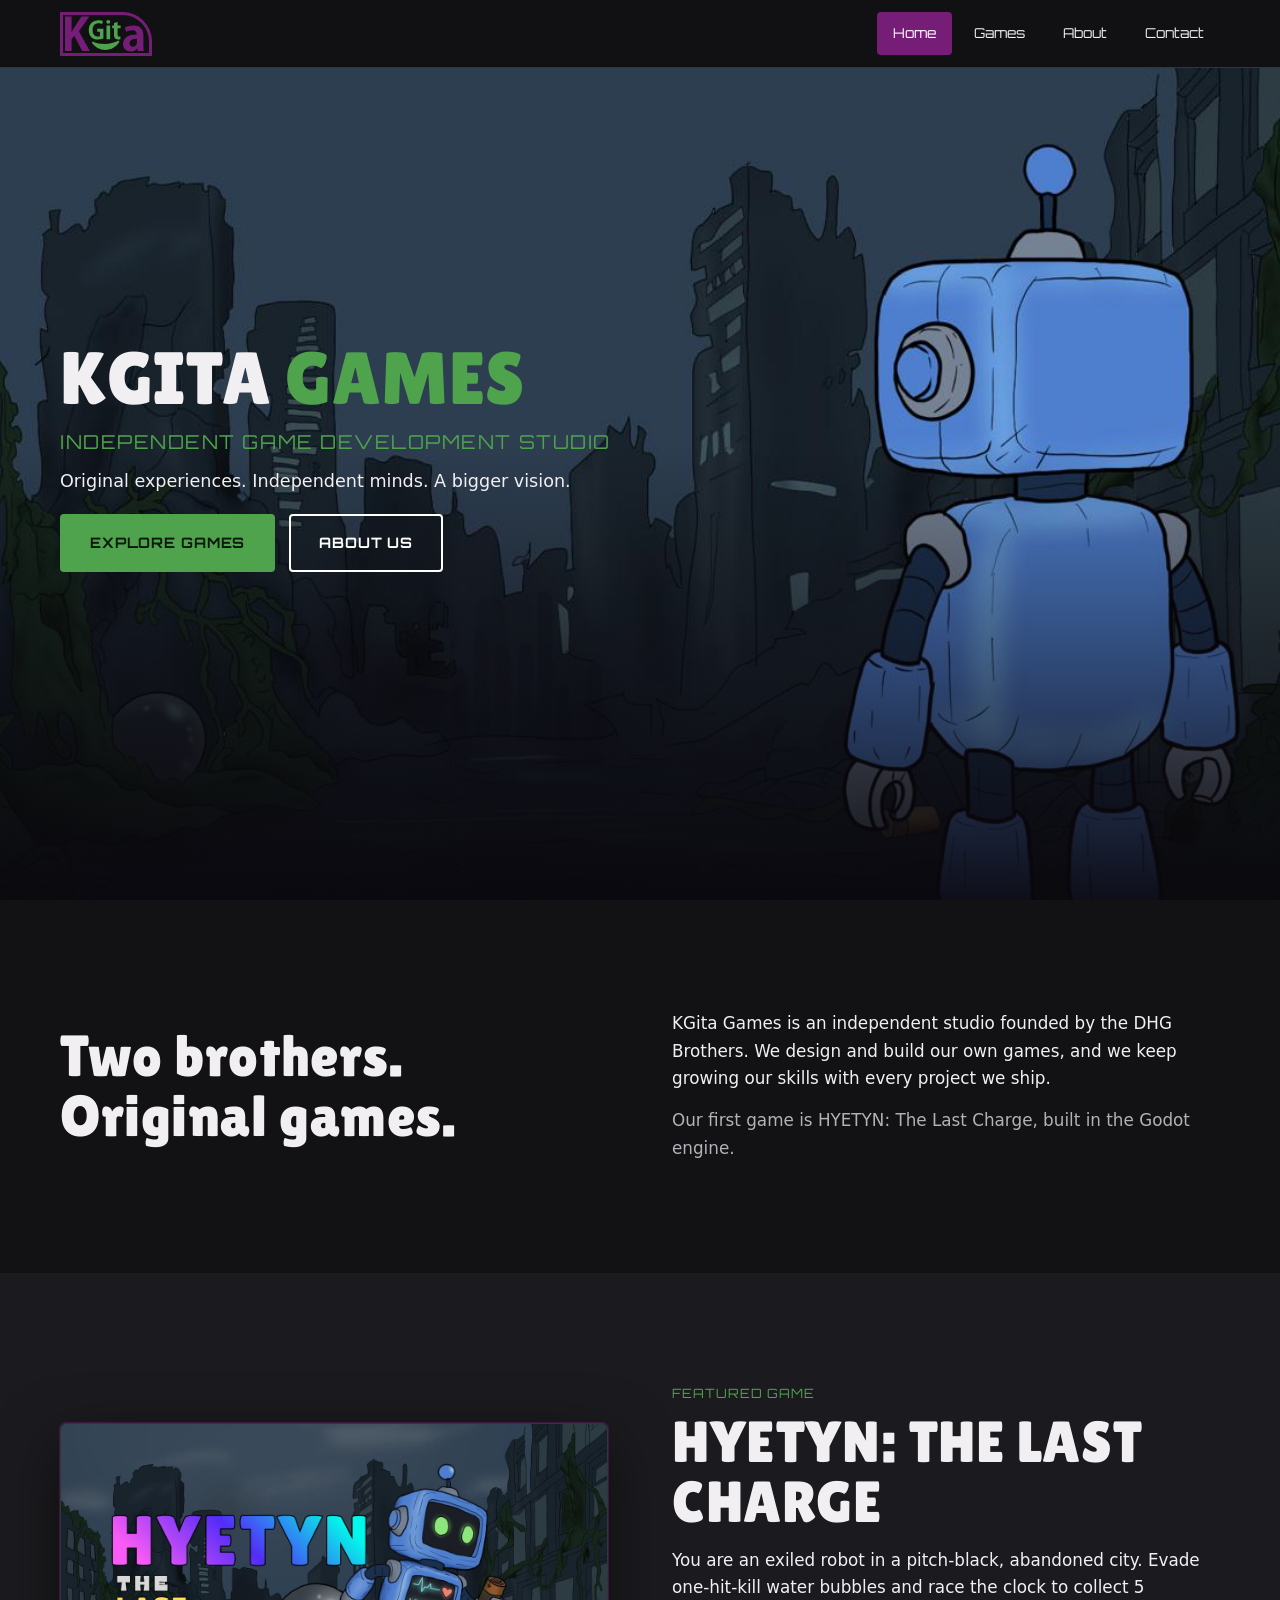
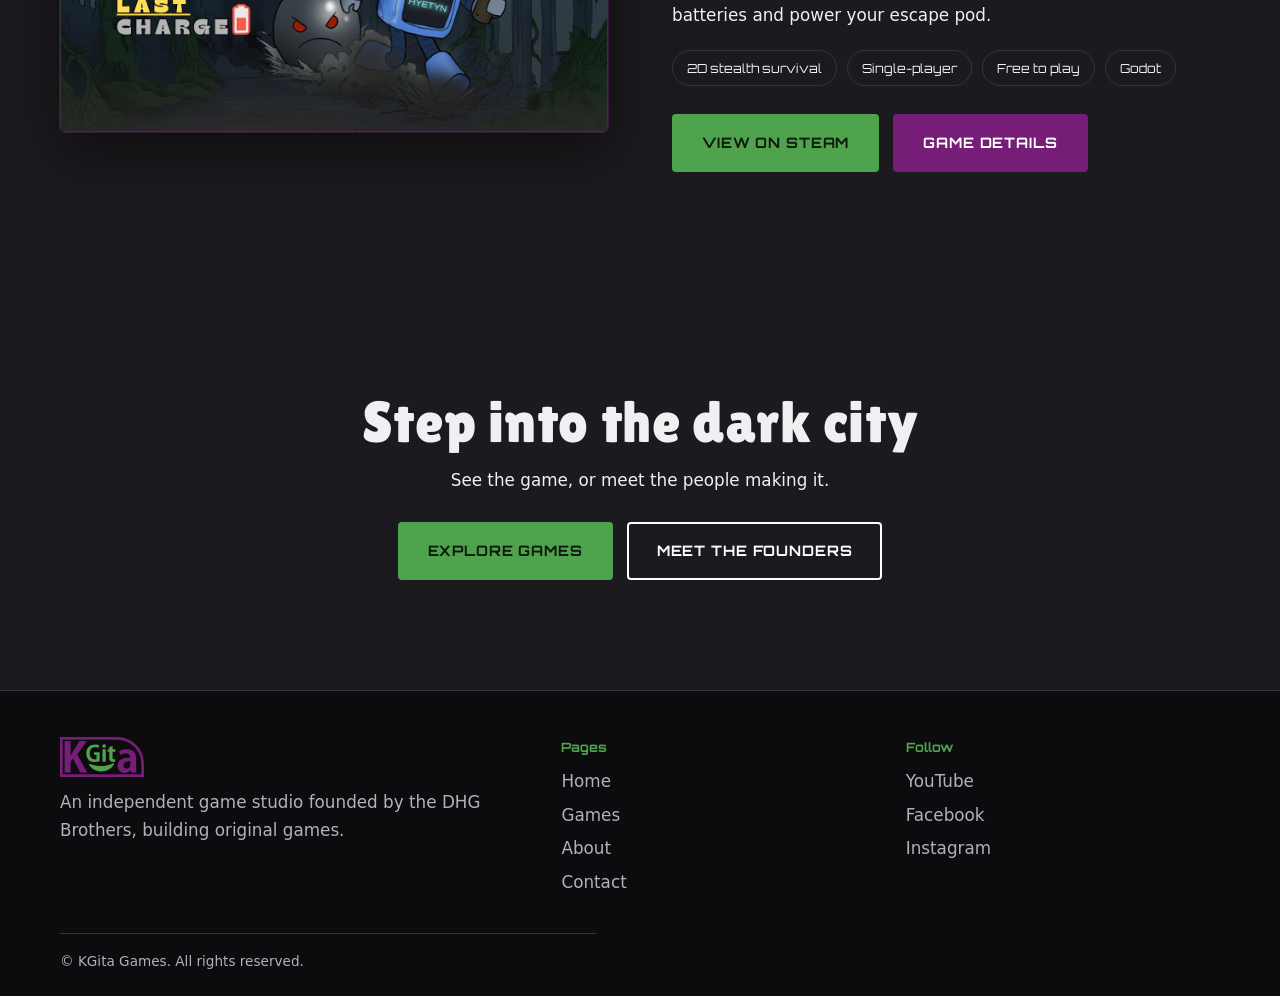
<file: index.html>
<!DOCTYPE html>
<html lang="en">

<head>
    <meta charset="utf-8">
    <meta name="viewport" content="width=device-width,initial-scale=1">
    <title>KGita Games | Independent Game Development Studio</title>
    <meta name="description"
        content="Independent game studio founded by the DHG Brothers, creators of HYETYN: The Last Charge.">
    <link rel="canonical" href="https://kgitagames.com/">
    <meta property="og:type" content="website">
    <meta property="og:title" content="KGita Games | Independent Game Development Studio">
    <meta property="og:description"
        content="Independent game studio founded by the DHG Brothers, creators of HYETYN: The Last Charge.">
    <meta property="og:url" content="https://kgitagames.com/">
    <meta property="og:image" content="https://kgitagames.com/assets/images/hyetyn-key-art.jpg">
    <link rel="icon" href="favicon.svg" type="image/svg+xml">
    <link rel="preconnect" href="https://fonts.googleapis.com">
    <link rel="preconnect" href="https://fonts.gstatic.com" crossorigin>
    <link href="https://fonts.googleapis.com/css2?family=Lilita+One&family=Orbitron:wght@500;700&display=swap"
        rel="stylesheet">
    <link rel="stylesheet" href="css/style.css">
</head>

<body>
    <header>
        <div class="wrap"><a class="logo" href="index.html" aria-label="KGita Games home"><img
                    src="assets/icons/logo.svg" alt="KGita Games logo"></a>
            <button class="burger" aria-label="Open menu" aria-expanded="false" aria-controls="nav">&#9776;</button>
            <nav id="nav" aria-label="Primary">
                <ul>
                    <li><a href="index.html" aria-current="page">Home</a></li>
                    <li><a href="games.html">Games</a></li>
                    <li><a href="about.html">About</a></li>
                    <li><a href="contact.html">Contact</a></li>
                </ul>
            </nav>
        </div>
    </header>
    <main>
        <section class="hero poster"><img class="bg" src="assets/images/hyetyn-art-2.jpg"
                alt="HYETYN: The Last Charge key art: Hyetyn the robot carrying a battery through a ruined city, a grey bubble creature behind him"
                fetchpriority="high">
            <div class="wrap">
                <div class="copy intro">
                    <h1>KGITA <span>GAMES</span></h1>
                    <p class="lab" style="margin-top:10px">INDEPENDENT GAME DEVELOPMENT STUDIO</p>
                    <p>Original experiences. Independent minds. A bigger vision.</p>
                    <div class="row"><a class="btn green" href="games.html">EXPLORE GAMES</a><a class="btn ghost"
                            href="about.html">ABOUT US</a></div>
                </div>
            </div>
        </section>
        <section class="sec">
            <div class="wrap split">
                <div>
                    <h2>Two brothers. Original games.</h2>
                </div>
                <div>
                    <p>KGita Games is an independent studio founded by the DHG Brothers. We design and build our own
                        games, and we keep growing our skills with every project we ship.</p>
                    <p class="mute" style="margin-top:14px">Our first game is HYETYN: The Last Charge, built in the
                        Godot engine.</p>
                </div>
            </div>
        </section>
        <section class="sec alt">
            <div class="wrap split"><a class="frame" href="games.html"><img loading="lazy"
                        src="assets/images/hyetyn-key-art.jpg"
                        alt="Hyetyn running through a ruined city with a battery in hand"></a>
                <div>
                    <p class="lab">FEATURED GAME</p>
                    <h2 style="margin-top:8px">HYETYN: THE LAST CHARGE</h2>
                    <p style="margin-top:14px">You are an exiled robot in a pitch-black, abandoned city. Evade
                        one-hit-kill water bubbles and race the clock to collect 5 batteries and power your escape pod.
                    </p>
                    <div class="meta"><span>2D stealth survival</span><span>Single-player</span><span>Free to
                            play</span><span>Godot</span></div>
                    <div class="row"><a class="btn green"
                            href="https://store.steampowered.com/app/4939350/Hyetyn_The_Last_Charge/" target="_blank"
                            rel="noopener">VIEW ON STEAM</a><a class="btn" href="games.html">GAME DETAILS</a></div>
                </div>
            </div>
        </section>
        <section class="sec alt center">
            <div class="wrap">
                <h2>Step into the dark city</h2>
                <p>See the game, or meet the people making it.</p>
                <div class="row" style="justify-content:center"><a class="btn green" href="games.html">EXPLORE
                        GAMES</a><a class="btn ghost" href="about.html">MEET THE FOUNDERS</a></div>
            </div>
        </section>
    </main>
    <footer>
        <div class="wrap">
            <div class="fgrid">
                <div><a class="logo" href="index.html"><img src="assets/icons/logo.svg" alt="KGita Games"></a>
                    <p class="mute" style="margin-top:12px">An independent game studio founded by the DHG Brothers,
                        building original games.</p>
                </div>
                <div>
                    <h4>Pages</h4>
                    <ul>
                        <li><a href="index.html">Home</a></li>
                        <li><a href="games.html">Games</a></li>
                        <li><a href="about.html">About</a></li>
                        <li><a href="contact.html">Contact</a></li>
                    </ul>
                </div>
                <div>
                    <h4>Follow</h4>
                    <ul>
                        <li><a href="https://www.youtube.com/@KGitaGames" rel="noopener" target="_blank">YouTube</a>
                        </li>
                        <li><a href="https://www.facebook.com/KGitaGames" rel="noopener" target="_blank">Facebook</a>
                        </li>
                        <li><a href="https://www.instagram.com/kgitagames/" rel="noopener" target="_blank">Instagram</a>
                        </li>
                    </ul>
                </div>
            </div>
            <p class="copy2">&copy; KGita Games. All rights reserved.</p>
        </div>
    </footer>
    <script src="js/main.js"></script>
</body>

</html>
</file>
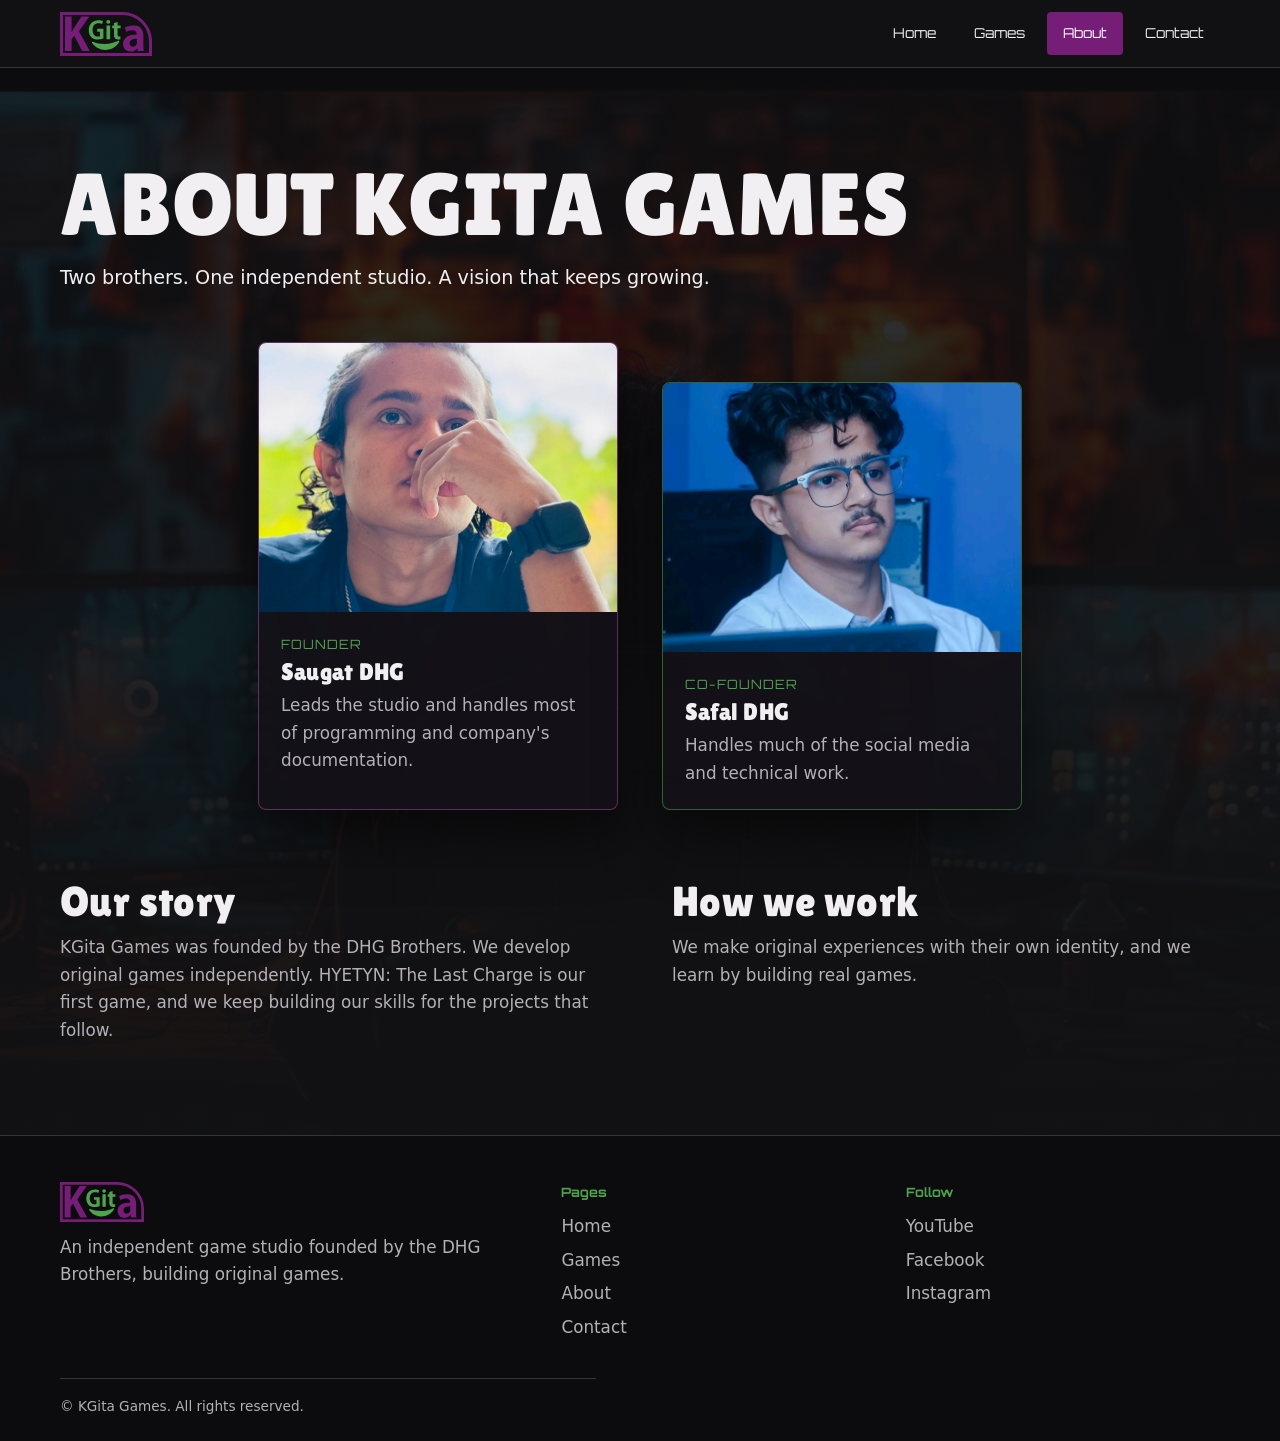
<file: about.html>
<!DOCTYPE html>
<html lang="en">

<head>
    <meta charset="utf-8">
    <meta name="viewport" content="width=device-width,initial-scale=1">
    <title>About | KGita Games</title>
    <meta name="description" content="Meet the DHG Brothers and the independent studio behind HYETYN: The Last Charge.">
    <link rel="canonical" href="https://kgitagames.com/about.html">
    <meta property="og:type" content="website">
    <meta property="og:title" content="About | KGita Games">
    <meta property="og:description"
        content="Meet the DHG Brothers and the independent studio behind HYETYN: The Last Charge.">
    <meta property="og:url" content="https://kgitagames.com/about.html">
    <meta property="og:image" content="https://kgitagames.com/assets/images/hyetyn-poster.jpg">
    <link rel="icon" href="favicon.svg" type="image/svg+xml">
    <link rel="preconnect" href="https://fonts.googleapis.com">
    <link rel="preconnect" href="https://fonts.gstatic.com" crossorigin>
    <link href="https://fonts.googleapis.com/css2?family=Lilita+One&family=Orbitron:wght@500;700&display=swap"
        rel="stylesheet">
    <link rel="stylesheet" href="css/style.css">
</head>

<body>
    <header>
        <div class="wrap"><a class="logo" href="index.html" aria-label="KGita Games home"><img
                    src="assets/icons/logo.svg" alt="KGita Games logo"></a>
            <button class="burger" aria-label="Open menu" aria-expanded="false" aria-controls="nav">&#9776;</button>
            <nav id="nav" aria-label="Primary">
                <ul>
                    <li><a href="index.html">Home</a></li>
                    <li><a href="games.html">Games</a></li>
                    <li><a href="about.html" aria-current="page">About</a></li>
                    <li><a href="contact.html">Contact</a></li>
                </ul>
            </nav>
        </div>
    </header>
    <main>
        <section class="about"><img class="bg" src="assets/images/about-studio-bg.jpg" alt="" aria-hidden="true">
            <div class="shade"></div>
            <div class="wrap">
                <h1 class="intro" style="font-size:clamp(2.4rem,7vw,5.5rem)">ABOUT KGITA GAMES</h1>
                <p style="margin-top:12px;font-size:1.2rem">Two brothers. One independent studio. A vision that keeps
                    growing.</p>
                <div class="cards">
                    <article class="card"><img src="assets/images/Founder 1.jpg"
                            alt="Placeholder portrait for the first founder" width="800" height="600">
                        <div class="body">
                            <p class="lab">FOUNDER</p>
                            <h3>Saugat DHG</h3>
                            <p class="mute">Leads the studio and handles most of programming and company's documentation.</p>
                        </div>
                    </article>
                    <article class="card"><img src="assets/images/Founder 2.jpeg"
                            alt="Placeholder portrait for the second founder" width="800" height="600">
                        <div class="body">
                            <p class="lab">CO-FOUNDER</p>
                            <h3>Safal DHG</h3>
                            <p class="mute">Handles much of the social media and technical work.</p>
                        </div>
                    </article>
                </div>
                <div class="split" style="margin-top:70px;align-items:start">
                    <div>
                        <h2 style="font-size:clamp(1.8rem,4vw,2.6rem)">Our story</h2>
                        <p class="mute" style="margin-top:10px">KGita Games was founded by the DHG Brothers. We develop
                            original games independently. HYETYN: The Last Charge is our first game, and we keep
                            building our skills for the projects that follow.</p>
                    </div>
                    <div>
                        <h2 style="font-size:clamp(1.8rem,4vw,2.6rem)">How we work</h2>
                        <p class="mute" style="margin-top:10px">We make original experiences with their own identity,
                            and we learn by building real games.</p>
                    </div>
                </div>
            </div>
        </section>
    </main>
    <footer>
        <div class="wrap">
            <div class="fgrid">
                <div><a class="logo" href="index.html"><img src="assets/icons/logo.svg" alt="KGita Games"></a>
                    <p class="mute" style="margin-top:12px">An independent game studio founded by the DHG Brothers,
                        building original games.</p>
                </div>
                <div>
                    <h4>Pages</h4>
                    <ul>
                        <li><a href="index.html">Home</a></li>
                        <li><a href="games.html">Games</a></li>
                        <li><a href="about.html">About</a></li>
                        <li><a href="contact.html">Contact</a></li>
                    </ul>
                </div>
                <div>
                    <h4>Follow</h4>
                    <ul>
                        <li><a href="https://www.youtube.com/@KGitaGames" rel="noopener" target="_blank">YouTube</a>
                        </li>
                        <li><a href="https://www.facebook.com/KGitaGames" rel="noopener" target="_blank">Facebook</a>
                        </li>
                        <li><a href="https://www.instagram.com/kgitagames/" rel="noopener" target="_blank">Instagram</a>
                        </li>
                    </ul>
                </div>
            </div>
            <p class="copy2">&copy; KGita Games. All rights reserved.</p>
        </div>
    </footer>
    <script src="js/main.js"></script>
</body>

</html>
</file>
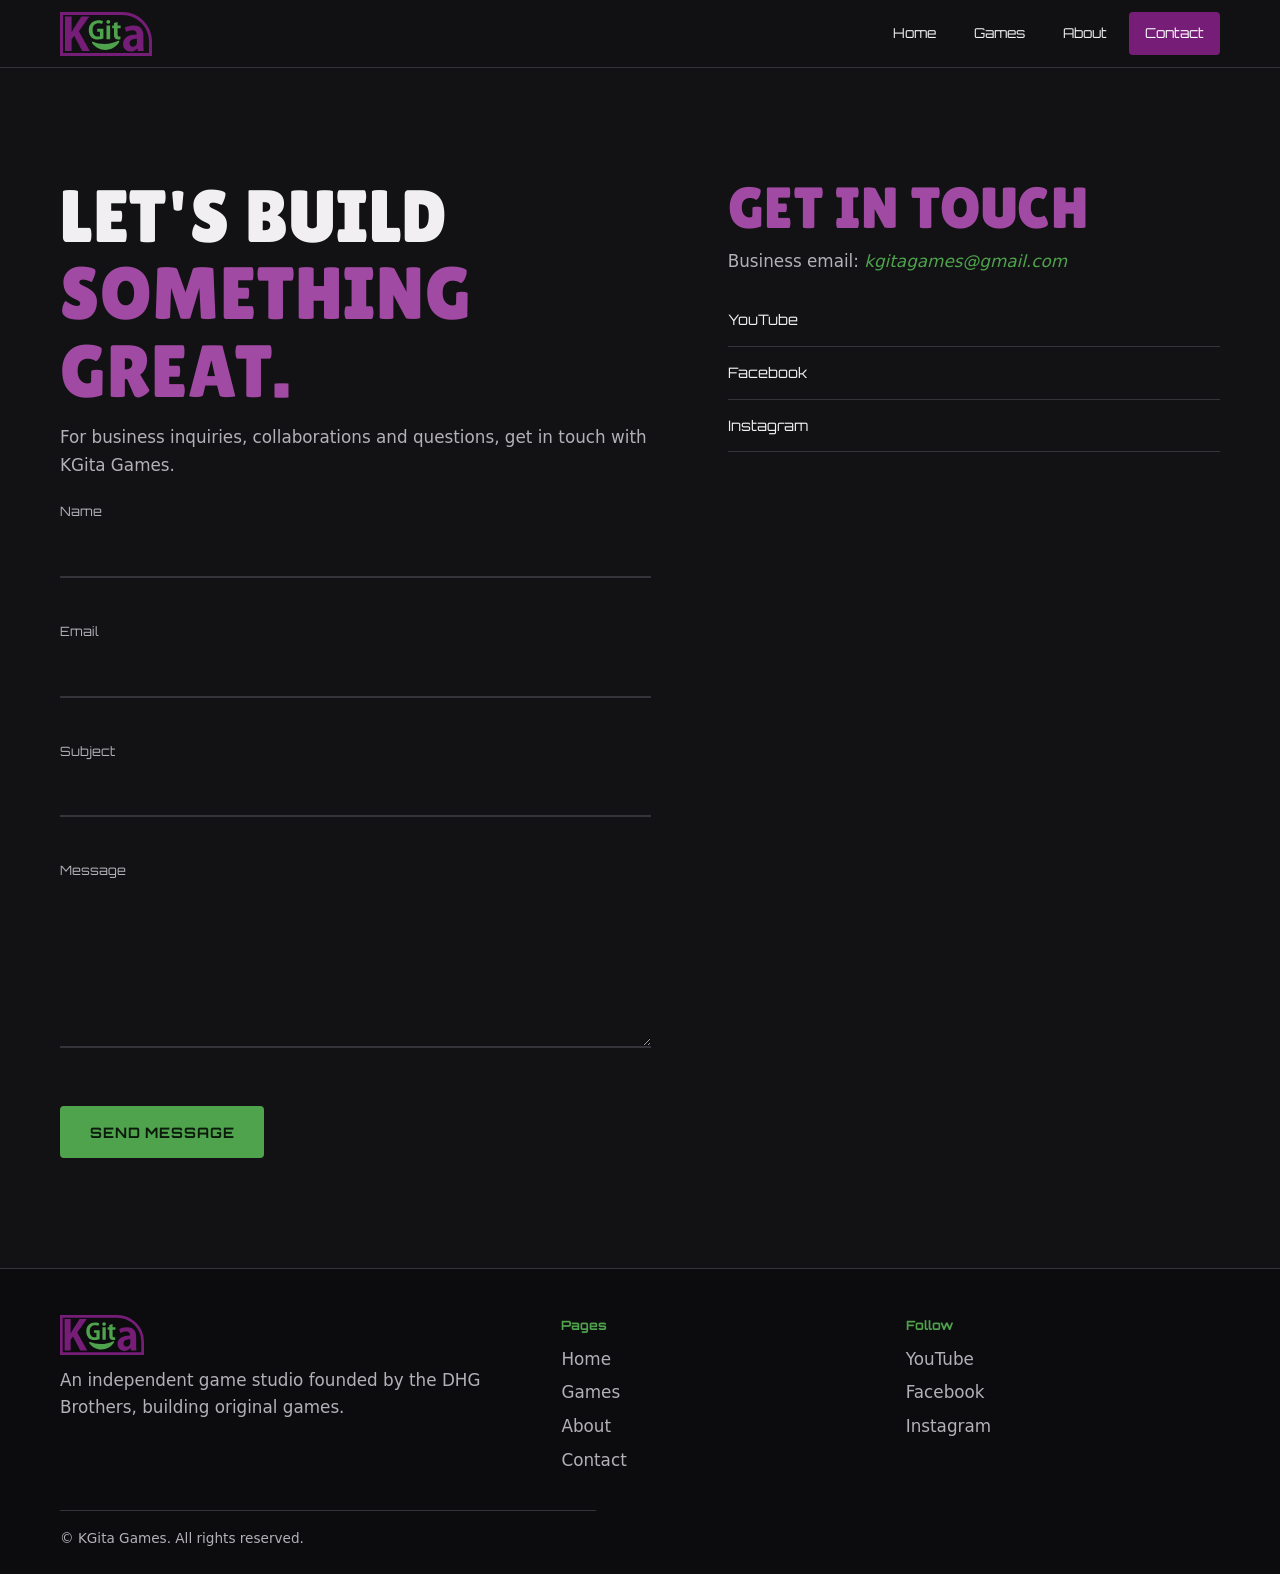
<file: contact.html>
<!DOCTYPE html>
<html lang="en">

<head>
    <meta charset="utf-8">
    <meta name="viewport" content="width=device-width,initial-scale=1">
    <title>Contact | KGita Games</title>
    <meta name="description" content="Contact KGita Games for business inquiries, collaborations and questions.">
    <link rel="canonical" href="https://kgitagames.com/contact.html">
    <meta property="og:type" content="website">
    <meta property="og:title" content="Contact | KGita Games">
    <meta property="og:description" content="Contact KGita Games for business inquiries, collaborations and questions.">
    <meta property="og:url" content="https://kgitagames.com/contact.html">
    <meta property="og:image" content="https://kgitagames.com/assets/images/hyetyn-poster.jpg">
    <link rel="icon" href="favicon.svg" type="image/svg+xml">
    <link rel="preconnect" href="https://fonts.googleapis.com">
    <link rel="preconnect" href="https://fonts.gstatic.com" crossorigin>
    <link href="https://fonts.googleapis.com/css2?family=Lilita+One&family=Orbitron:wght@500;700&display=swap"
        rel="stylesheet">
    <link rel="stylesheet" href="css/style.css">
</head>

<body>
    <header>
        <div class="wrap"><a class="logo" href="index.html" aria-label="KGita Games home"><img
                    src="assets/icons/logo.svg" alt="KGita Games logo"></a>
            <button class="burger" aria-label="Open menu" aria-expanded="false" aria-controls="nav">&#9776;</button>
            <nav id="nav" aria-label="Primary">
                <ul>
                    <li><a href="index.html">Home</a></li>
                    <li><a href="games.html">Games</a></li>
                    <li><a href="about.html">About</a></li>
                    <li><a href="contact.html" aria-current="page">Contact</a></li>
                </ul>
            </nav>
        </div>
    </header>
    <main>
        <section class="sec">
            <div class="wrap contact">
                <div>
                    <h1 class="intro">LET'S BUILD <em>SOMETHING GREAT.</em></h1>
                    <p class="mute" style="margin-top:14px">For business inquiries, collaborations and questions, get in
                        touch with KGita Games.</p>
                    <form id="cf" novalidate data-endpoint="https://formspree.io/f/mljjwzwn" aria-describedby="status">
                        <div class="hp" aria-hidden="true"><label>Leave empty<input name="website" tabindex="-1"
                                    autocomplete="off"></label></div>
                        <div class="fld"><label for="name">Name</label><input id="name" name="name" required
                                autocomplete="name">
                            <div class="err" id="e-name"></div>
                        </div>
                        <div class="fld"><label for="email">Email</label><input id="email" name="email" type="email"
                                required autocomplete="email">
                            <div class="err" id="e-email"></div>
                        </div>
                        <div class="fld"><label for="subject">Subject</label><input id="subject" name="subject"
                                required>
                            <div class="err" id="e-subject"></div>
                        </div>
                        <div class="fld"><label for="message">Message</label><textarea id="message" name="message"
                                rows="5" required></textarea>
                            <div class="err" id="e-message"></div>
                        </div>
                        <div class="row"><button class="btn green" type="submit">SEND MESSAGE</button></div>
                        <div id="status" role="status" aria-live="polite"></div>
                    </form>
                </div>
                <aside>
                    <h2 style="color:var(--purple-hi)">GET IN TOUCH</h2>
                    <p class="mute" style="margin-top:10px">Business email: <span class="ph">kgitagames@gmail.com</span></p>
                    <ul class="links">
                        <li><a href="https://www.youtube.com/@KGitaGames" target="_blank" rel="noopener">YouTube</a>
                        </li>
                        <li><a href="https://www.facebook.com/KGitaGames" target="_blank" rel="noopener">Facebook</a>
                        </li>
                        <li><a href="https://www.instagram.com/kgitagames/" target="_blank" rel="noopener">Instagram</a>
                        </li>
                    </ul>
                </aside>
            </div>
        </section>
    </main>
    <footer>
        <div class="wrap">
            <div class="fgrid">
                <div><a class="logo" href="index.html"><img src="assets/icons/logo.svg" alt="KGita Games"></a>
                    <p class="mute" style="margin-top:12px">An independent game studio founded by the DHG Brothers,
                        building original games.</p>
                </div>
                <div>
                    <h4>Pages</h4>
                    <ul>
                        <li><a href="index.html">Home</a></li>
                        <li><a href="games.html">Games</a></li>
                        <li><a href="about.html">About</a></li>
                        <li><a href="contact.html">Contact</a></li>
                    </ul>
                </div>
                <div>
                    <h4>Follow</h4>
                    <ul>
                        <li><a href="https://www.youtube.com/@KGitaGames" rel="noopener" target="_blank">YouTube</a>
                        </li>
                        <li><a href="https://www.facebook.com/KGitaGames" rel="noopener" target="_blank">Facebook</a>
                        </li>
                        <li><a href="https://www.instagram.com/kgitagames/" rel="noopener" target="_blank">Instagram</a>
                        </li>
                    </ul>
                </div>
            </div>
            <p class="copy2">&copy; KGita Games. All rights reserved.</p>
        </div>
    </footer>
    <script src="js/main.js"></script>
    <script src="js/contact.js"></script>
</body>

</html>
</file>
<file: css/style.css>
:root{--purple:#761d78;--purple-hi:#a14aa3;--green:#4ea34c;--bg:#121214;--bg2:#1b1b1f;--line:#34343b;--text:#f1eff2;--mute:#b4b0b8;--head:'Lilita One',Impact,sans-serif;--ui:'Orbitron','Segoe UI',sans-serif;--body:system-ui,'Segoe UI',Roboto,sans-serif;--hdr:68px}
*{box-sizing:border-box;margin:0}html{scroll-behavior:smooth;scroll-padding-top:var(--hdr)}
body{background:var(--bg);color:var(--text);font:1.05rem/1.65 var(--body);overflow-x:hidden}
img{max-width:100%;display:block}a{color:inherit}
:focus-visible{outline:3px solid var(--green);outline-offset:3px}
h1,h2,h3{font-family:var(--head);font-weight:400;line-height:1.05;letter-spacing:.01em}
h1{font-size:clamp(2.8rem,8vw,6.5rem)}h2{font-size:clamp(2rem,5vw,3.6rem)}h3{font-size:1.5rem}
p{max-width:62ch}.wrap{width:min(1160px,92%);margin:auto}.sec{padding:clamp(56px,9vw,110px) 0}
.alt{background:var(--bg2)}.mute{color:var(--mute)}.lab{font-family:var(--ui);font-size:.8rem;letter-spacing:.08em;color:var(--green)}
header{position:sticky;top:0;z-index:50;height:var(--hdr);background:rgba(18,18,20,.88);backdrop-filter:blur(8px);border-bottom:1px solid var(--line)}
header .wrap{display:flex;align-items:center;justify-content:space-between;height:100%}
.logo img{height:44px;width:auto}nav ul{display:flex;gap:6px;list-style:none;padding:0}
nav a{font-family:var(--ui);font-size:.85rem;text-decoration:none;padding:10px 16px;border-radius:4px;display:block;transition:.2s}
nav a:hover{color:var(--green)}nav a[aria-current=page]{background:var(--purple);color:#fff}
.burger{display:none;background:none;border:1px solid var(--line);color:var(--text);width:44px;height:44px;border-radius:4px;font-size:1.4rem;cursor:pointer}
.btn{display:inline-block;font-family:var(--ui);font-weight:700;font-size:.9rem;letter-spacing:.06em;text-decoration:none;padding:15px 28px;border:2px solid var(--purple);background:var(--purple);color:#fff;border-radius:4px;cursor:pointer;transition:.2s}
.btn:hover{background:var(--purple-hi);border-color:var(--purple-hi)}
.btn.green{background:var(--green);border-color:var(--green);color:#0c1a0c}.btn.green:hover{background:#6cc26a;border-color:#6cc26a}
.btn.ghost{background:transparent;border-color:#fff}.btn.ghost:hover{background:#fff;color:#111}
.btn[disabled]{opacity:.6;cursor:wait}.row{display:flex;flex-wrap:wrap;gap:14px;margin-top:28px}
.hero{position:relative;min-height:calc(100svh - var(--hdr));display:flex;align-items:center;background:#0b0d12}
.hero>img.bg{position:absolute;inset:0;width:100%;height:100%;object-fit:cover;object-position:70% center}
.hero::after{content:"";position:absolute;inset:0;background:linear-gradient(90deg,rgba(10,8,14,.92) 0%,rgba(10,8,14,.65) 38%,transparent 70%)}
.hero .wrap{position:relative;z-index:2}.hero .copy{max-width:560px}
.hero h1 span{color:var(--green)}.hero p{font-size:1.2rem;margin-top:16px}
.hero.game{min-height:82svh}
.split{display:grid;grid-template-columns:1fr 1fr;gap:clamp(24px,5vw,64px);align-items:center}
.frame{border:1px solid var(--line);border-radius:6px;overflow:hidden;box-shadow:0 0 0 1px rgba(118,29,120,.4),0 20px 60px rgba(0,0,0,.5)}
.meta{display:flex;flex-wrap:wrap;gap:10px;margin-top:20px}.meta span{font-family:var(--ui);font-size:.78rem;border:1px solid var(--line);border-radius:999px;padding:7px 14px}
.grid4{display:grid;grid-template-columns:repeat(4,1fr);gap:18px;margin-top:36px}
.feat{border-top:3px solid var(--purple);background:var(--bg);padding:22px;border-radius:0 0 6px 6px}.feat h3{color:var(--green);margin-bottom:8px;font-size:1.25rem}
.path{display:flex;align-items:center;justify-content:center;gap:clamp(10px,3vw,40px);margin-top:34px;flex-wrap:wrap}
.path b{font-family:var(--head);font-weight:400;font-size:clamp(2.4rem,9vw,6rem)}
.path b:nth-of-type(1){color:var(--green)}.path b:nth-of-type(2){color:var(--purple-hi)}.path b:nth-of-type(3){color:var(--mute);opacity:.7}
.path i{font-style:normal;font-size:clamp(1.4rem,4vw,2.6rem);color:var(--mute)}
.center{text-align:center}.center p{margin:14px auto 0}
.gal{display:grid;grid-template-columns:repeat(auto-fill,minmax(260px,1fr));gap:16px;margin-top:30px}
.gal button{padding:0;border:1px solid var(--line);border-radius:6px;overflow:hidden;background:none;cursor:zoom-in}.gal img{width:100%;aspect-ratio:16/9;object-fit:cover;transition:.3s}.gal button:hover img{transform:scale(1.04)}
.video{aspect-ratio:16/9;margin-top:28px}.video iframe{width:100%;height:100%;border:0}
.lb{position:fixed;inset:0;background:rgba(0,0,0,.93);z-index:100;display:none;align-items:center;justify-content:center;padding:20px}.lb.open{display:flex}
.lb img{max-height:84vh;max-width:92vw;border-radius:4px}.lb button{position:absolute;background:var(--purple);color:#fff;border:0;width:48px;height:48px;border-radius:4px;font-size:1.5rem;cursor:pointer}
.lb .x{top:16px;right:16px}.lb .p{left:12px}.lb .n{right:12px}
dl.info{display:grid;grid-template-columns:max-content 1fr;border:1px solid var(--line);border-radius:6px;margin-top:28px}
dl.info dt,dl.info dd{padding:14px 20px;border-bottom:1px solid var(--line)}dl.info dt{font-family:var(--ui);font-size:.8rem;color:var(--green)}dl.info dd{margin:0}
.about{position:relative;min-height:100svh;background:#0a0a0c}.about>.bg{position:absolute;inset:0;width:100%;height:100%;object-fit:cover;opacity:.32}
.about>.shade{position:absolute;inset:0;background:linear-gradient(180deg,rgba(18,18,20,.5),rgba(18,18,20,.95))}
.about .wrap{position:relative;z-index:2;padding:clamp(48px,8vw,90px) 0}
.panels{display:grid;grid-template-columns:repeat(12,1fr);gap:22px;margin-top:44px}
.panel{background:rgba(20,18,24,.78);backdrop-filter:blur(6px);border:1px solid rgba(161,74,163,.5);border-radius:6px;padding:26px;box-shadow:0 18px 50px rgba(0,0,0,.45)}
.panel:nth-child(1){grid-column:1/8}.panel:nth-child(2){grid-column:6/13}.panel:nth-child(3){grid-column:1/13;border-color:rgba(78,163,76,.5)}
.person{display:flex;gap:18px;align-items:center;margin-top:14px}.avatar{width:84px;height:84px;border-radius:50%;background:linear-gradient(135deg,var(--purple),#2b2b33);display:grid;place-items:center;font-family:var(--head);font-size:1.6rem;flex:none;border:2px solid var(--green)}
.panel h3{margin-bottom:6px}.ph{color:var(--green);font-style:italic}
.contact{display:grid;grid-template-columns:1.2fr 1fr;gap:clamp(28px,6vw,80px)}
.contact h1{font-size:clamp(2.4rem,6vw,4.6rem)}.contact h1 em{font-style:normal;color:var(--purple-hi)}
.fld{margin-top:22px}.fld label{font-family:var(--ui);font-size:.8rem;display:block;margin-bottom:6px;color:var(--mute)}
.fld input,.fld textarea{width:100%;background:transparent;border:0;border-bottom:2px solid var(--line);color:var(--text);font:inherit;padding:10px 2px;transition:.2s}
.fld input:focus,.fld textarea:focus{outline:none;border-color:var(--green)}.fld [aria-invalid=true]{border-color:#ff7a59}
.err{color:#ff9b82;font-size:.88rem;min-height:1.2em;margin-top:4px}.hp{position:absolute;left:-9999px}
#status{margin-top:18px;padding:14px;border-radius:4px;display:none}#status.ok{display:block;border:1px solid var(--green);color:#9fe29d}#status.bad{display:block;border:1px solid #ff7a59;color:#ffb3a1}
.links{list-style:none;padding:0;margin-top:18px}.links li{padding:12px 0;border-bottom:1px solid var(--line)}.links a{text-decoration:none;font-family:var(--ui);font-size:.9rem}.links a:hover{color:var(--green)}
footer{background:#0c0c0e;border-top:1px solid var(--line);padding:46px 0 24px}
.fgrid{display:grid;grid-template-columns:1.5fr 1fr 1fr;gap:30px}footer h4{font-family:var(--ui);font-size:.8rem;color:var(--green);margin-bottom:10px}
footer ul{list-style:none;padding:0}footer li{margin:6px 0}footer a{text-decoration:none;color:var(--mute)}footer a:hover{color:var(--text)}footer .logo img{height:40px}
.copy2{margin-top:30px;padding-top:16px;border-top:1px solid var(--line);font-size:.85rem;color:var(--mute)}
.intro{animation:rise .9s both}@keyframes rise{from{opacity:0;transform:translateY(18px)}}
@media(max-width:860px){.burger{display:block}nav{position:absolute;top:var(--hdr);left:0;right:0;background:var(--bg);border-bottom:1px solid var(--line);display:none}nav.open{display:block}nav ul{flex-direction:column;padding:10px 4%}
.split,.contact,.fgrid{grid-template-columns:1fr}.grid4{grid-template-columns:1fr 1fr}.panels{display:flex;flex-direction:column}
.hero::after{background:linear-gradient(180deg,rgba(10,8,14,.1) 0%,rgba(10,8,14,.92) 62%)}.hero{align-items:flex-end;padding:0 0 40px}.hero>img.bg{object-position:72% top;height:62%}
.btn{width:100%;text-align:center}}
@media(max-width:520px){.grid4{grid-template-columns:1fr}dl.info{grid-template-columns:1fr}dl.info dt{border-bottom:0;padding-bottom:0}}
@media(prefers-reduced-motion:reduce){*{animation:none!important;transition:none!important;scroll-behavior:auto!important}}

.hero.poster{align-items:flex-end;padding-bottom:clamp(28px,5vw,56px)}
.hero.poster>img.bg{object-position:center}
.hero.poster::after{background:linear-gradient(180deg,transparent 45%,rgba(10,8,14,.94) 100%)}
.hero.poster h1{font-size:clamp(2.4rem,6vw,4.6rem)}.hero.poster h1 span{color:var(--green)}.hero.poster .copy{max-width:none}
.hero.poster p:not(.lab){font-size:1.1rem;margin-top:8px}.hero.poster .row{margin-top:18px}
.cards{display:flex;gap:clamp(20px,4vw,48px);justify-content:center;margin:48px 0 40px;flex-wrap:wrap}
.card{width:min(380px,100%);background:rgba(20,18,24,.86);border:1px solid rgba(161,74,163,.55);border-radius:8px;overflow:hidden;box-shadow:0 24px 60px rgba(0,0,0,.55)}
.card img{width:100%;aspect-ratio:4/3;object-fit:cover}.card .cb{padding:22px}.card h3{margin:4px 0 8px}
.float1{animation:fl 6s ease-in-out infinite}.float2{animation:fl 7s ease-in-out -2s infinite;margin-top:40px}
@keyframes fl{50%{transform:translateY(-12px)}}
.story{display:grid;grid-template-columns:1fr 1fr;gap:36px;margin-top:20px}
@media(max-width:860px){.hero.poster{display:block;padding:0}.hero.poster>img.bg{position:static;height:auto;aspect-ratio:16/9}.hero.poster::after{display:none}.hero.poster .wrap{padding:26px 0 36px}
.story{grid-template-columns:1fr}.float2{margin-top:0}}

.hero.key{align-items:flex-end}.hero.key>img.bg{object-position:center 30%}
.hero.key::after{background:linear-gradient(180deg,transparent 40%,rgba(10,8,14,.94) 100%)}
.hero.key .copy{max-width:none;display:flex;flex-wrap:wrap;justify-content:space-between;align-items:flex-end;gap:20px 40px;padding-bottom:34px}
.hero.key h1{font-size:clamp(2.4rem,5.5vw,4.6rem)}.hero.key .copy p{margin-top:0}.hero.key .row{margin-top:14px}
.cards{display:grid;grid-template-columns:repeat(2,minmax(0,360px));gap:44px;justify-content:center;margin-top:48px}
.card{background:rgba(20,18,24,.88);border:1px solid rgba(161,74,163,.55);border-radius:8px;overflow:hidden;box-shadow:0 24px 60px rgba(0,0,0,.55);animation:float 6s ease-in-out infinite}
.card:nth-child(2){animation-delay:-3s;margin-top:40px;border-color:rgba(78,163,76,.55)}
.card img{width:100%;height:auto;aspect-ratio:4/3;object-fit:cover}.card .body{padding:22px}
@keyframes float{50%{transform:translateY(-10px)}}
@media(max-width:860px){.hero.key{display:block;padding:0}.hero.key>img.bg{position:static;height:auto;aspect-ratio:16/9}.hero.key::after{display:none}.hero.key .copy{display:block;padding:28px 0 36px}.hero.key .copy p{margin-top:14px}
.cards{grid-template-columns:1fr;gap:28px}.card:nth-child(2){margin-top:0}}
</file>
